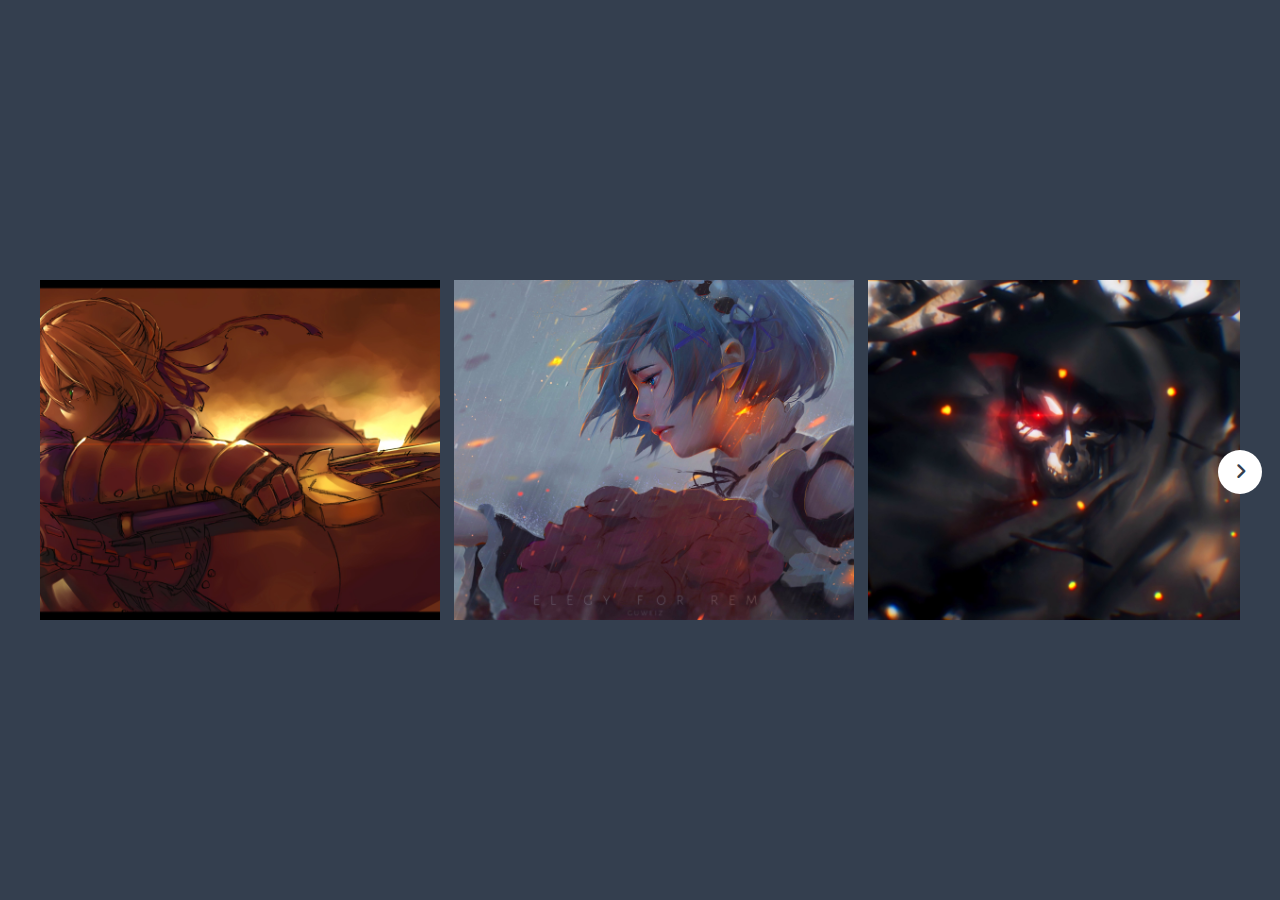
<file: Image Slider/index.html>
<!DOCTYPE html>
<html lang="en" dir="ltr">
    <head>
        <meta charset="utf-8">
        <title>Image Slider</title>
        <link rel="stylesheet" href="style.css">
        <meta name="viewport" content="width=device-width, initial-scale=1.0">
        <link rel="stylesheet" href="https://cdnjs.cloudflare.com/ajax/libs/font-awesome/6.2.0/css/all.min.css">
          <script src="script.js" defer></script>
    </head>
    <body>
        <div class="wrapper">
            <i id="left" class="fa-solid fa-angle-left"></i>
            <div class="carousel">
                <img src="images/1.jpg" alt="img" draggable="false">
                <img src="images/2.jpg" alt="img" draggable="false">
                <img src="images/3.jpg" alt="img" draggable="false">
                <img src="images/4.jpg" alt="img" draggable="false">
                <img src="images/5.jpg" alt="img" draggable="false">
                <img src="images/6.jpg" alt="img" draggable="false">
                <img src="images/7.jpg" alt="img" draggable="false">
                <img src="images/8.jpg" alt="img" draggable="false">
                <img src="images/9.jpg" alt="img" draggable="false">
            </div>
            <i id="right" class="fa-solid fa-angle-right"></i>
        </div>
    </body>
</html>
</file>
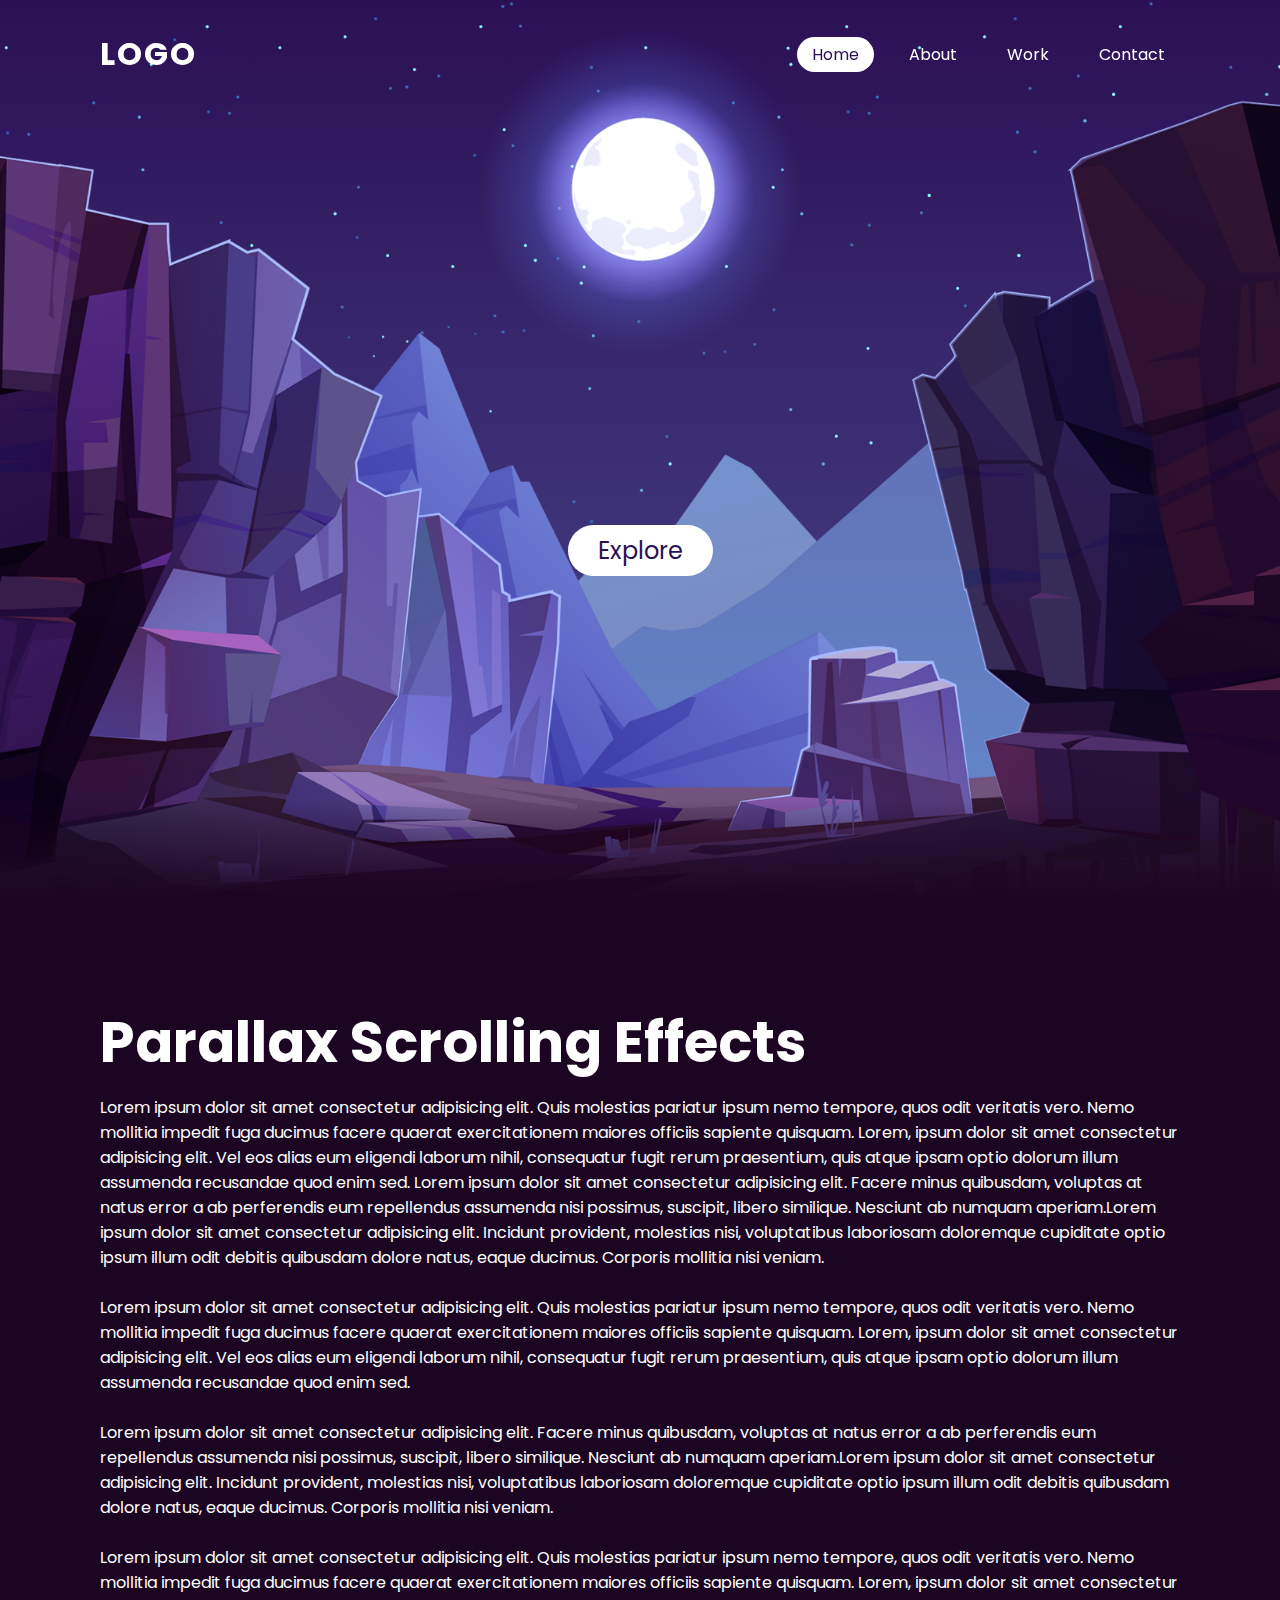
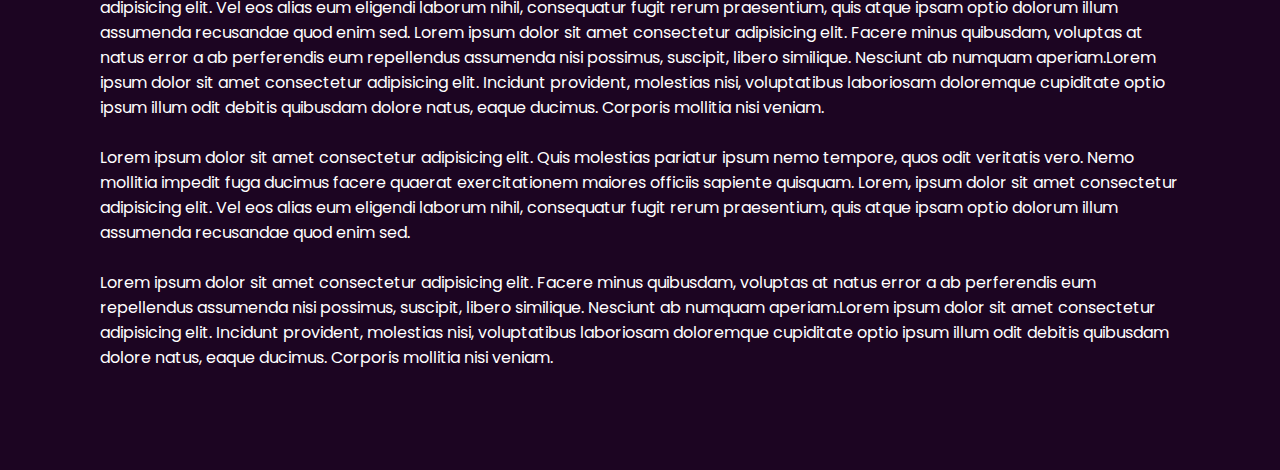
<file: Parallax-Scrolling-Website-/index.html>
<!doctype html>
<html>
    <head>
        <title>Parallax Scrolling Website | Vanilla Javascript</title>
        <link rel="stylesheet" type="text/css" href="style.css">
    </head>
    <body>
        <header>
            <a href="#" class="logo">Logo</a>
            <ul>
                <li><a href="#" class="active">Home</a></li>
                <li><a href="#">About</a></li>
                <li><a href="#">Work</a></li>
                <li><a href="#">Contact</a></li>
            </ul>
        </header>
        <section>
            <img src="stars.png" id="stars">
            <img src="moon.png" id="moon">
            <img src="mountains_behind.png" id="mountains_behind">
            <h2 id="text">Welcome</h2>
            <a href="#sec" id="btn">Explore</a>
            <img src="mountains_front.png" id="mountains_front">
        </section>
        <div class="sec" id="sec">
            <h2>Parallax Scrolling Effects</h2>
            <p>Lorem ipsum dolor sit amet consectetur adipisicing elit. Quis molestias pariatur ipsum nemo tempore, quos odit veritatis vero. Nemo mollitia impedit fuga ducimus facere quaerat exercitationem maiores officiis sapiente quisquam. Lorem, ipsum dolor sit amet consectetur adipisicing elit. Vel eos alias eum eligendi laborum nihil, consequatur fugit rerum praesentium, quis atque ipsam optio dolorum illum assumenda recusandae quod enim sed. Lorem ipsum dolor sit amet consectetur adipisicing elit. Facere minus quibusdam, voluptas at natus error a ab perferendis eum repellendus assumenda nisi possimus, suscipit, libero similique. Nesciunt ab numquam aperiam.Lorem ipsum dolor sit amet consectetur adipisicing elit. Incidunt provident, molestias nisi, voluptatibus laboriosam doloremque cupiditate optio ipsum illum odit debitis quibusdam dolore natus, eaque ducimus. Corporis mollitia nisi veniam. <br><br> Lorem ipsum dolor sit amet consectetur adipisicing elit. Quis molestias pariatur ipsum nemo tempore, quos odit veritatis vero. Nemo mollitia impedit fuga ducimus facere quaerat exercitationem maiores officiis sapiente quisquam. Lorem, ipsum dolor sit amet consectetur adipisicing elit. Vel eos alias eum eligendi laborum nihil, consequatur fugit rerum praesentium, quis atque ipsam optio dolorum illum assumenda recusandae quod enim sed. <br><br> Lorem ipsum dolor sit amet consectetur adipisicing elit. Facere minus quibusdam, voluptas at natus error a ab perferendis eum repellendus assumenda nisi possimus, suscipit, libero similique. Nesciunt ab numquam aperiam.Lorem ipsum dolor sit amet consectetur adipisicing elit. Incidunt provident, molestias nisi, voluptatibus laboriosam doloremque cupiditate optio ipsum illum odit debitis quibusdam dolore natus, eaque ducimus. Corporis mollitia nisi veniam.<br><br>Lorem ipsum dolor sit amet consectetur adipisicing elit. Quis molestias pariatur ipsum nemo tempore, quos odit veritatis vero. Nemo mollitia impedit fuga ducimus facere quaerat exercitationem maiores officiis sapiente quisquam. Lorem, ipsum dolor sit amet consectetur adipisicing elit. Vel eos alias eum eligendi laborum nihil, consequatur fugit rerum praesentium, quis atque ipsam optio dolorum illum assumenda recusandae quod enim sed. Lorem ipsum dolor sit amet consectetur adipisicing elit. Facere minus quibusdam, voluptas at natus error a ab perferendis eum repellendus assumenda nisi possimus, suscipit, libero similique. Nesciunt ab numquam aperiam.Lorem ipsum dolor sit amet consectetur adipisicing elit. Incidunt provident, molestias nisi, voluptatibus laboriosam doloremque cupiditate optio ipsum illum odit debitis quibusdam dolore natus, eaque ducimus. Corporis mollitia nisi veniam. <br><br> Lorem ipsum dolor sit amet consectetur adipisicing elit. Quis molestias pariatur ipsum nemo tempore, quos odit veritatis vero. Nemo mollitia impedit fuga ducimus facere quaerat exercitationem maiores officiis sapiente quisquam. Lorem, ipsum dolor sit amet consectetur adipisicing elit. Vel eos alias eum eligendi laborum nihil, consequatur fugit rerum praesentium, quis atque ipsam optio dolorum illum assumenda recusandae quod enim sed. <br><br> Lorem ipsum dolor sit amet consectetur adipisicing elit. Facere minus quibusdam, voluptas at natus error a ab perferendis eum repellendus assumenda nisi possimus, suscipit, libero similique. Nesciunt ab numquam aperiam.Lorem ipsum dolor sit amet consectetur adipisicing elit. Incidunt provident, molestias nisi, voluptatibus laboriosam doloremque cupiditate optio ipsum illum odit debitis quibusdam dolore natus, eaque ducimus. Corporis mollitia nisi veniam.
            </p>
        </div>
        <script>
            let stars = document.getElementById('stars');
            let moon = document.getElementById('moon');
            let mountains_behind = document.getElementById('mountains_behind');
            let text = document.getElementById('text');
            let btn = document.getElementById('btn');
            let mountains_front = document.getElementById('mountains_front');
            let header = document.querySelector('header');

            window.addEventListener('scroll' , function(){
                let value = window.scrollY;
                stars.style.left = value * 0.25 + 'px';
                moon.style.top = value * 1.05 + 'px';
                mountains_behind.style.top = value * 0.5 + 'px';
                mountains_front.style.top = value * 0 + 'px';
                text.style.marginRight = value * 2 + 'px';
                text.style.marginTop = value * 1 + 'px';
                btn.style.marginTop = value * 1.5 + 'px';
                header.style.top = value * 0.5 + 'px';
            })
        </script>
    </body>
</html>
</file>
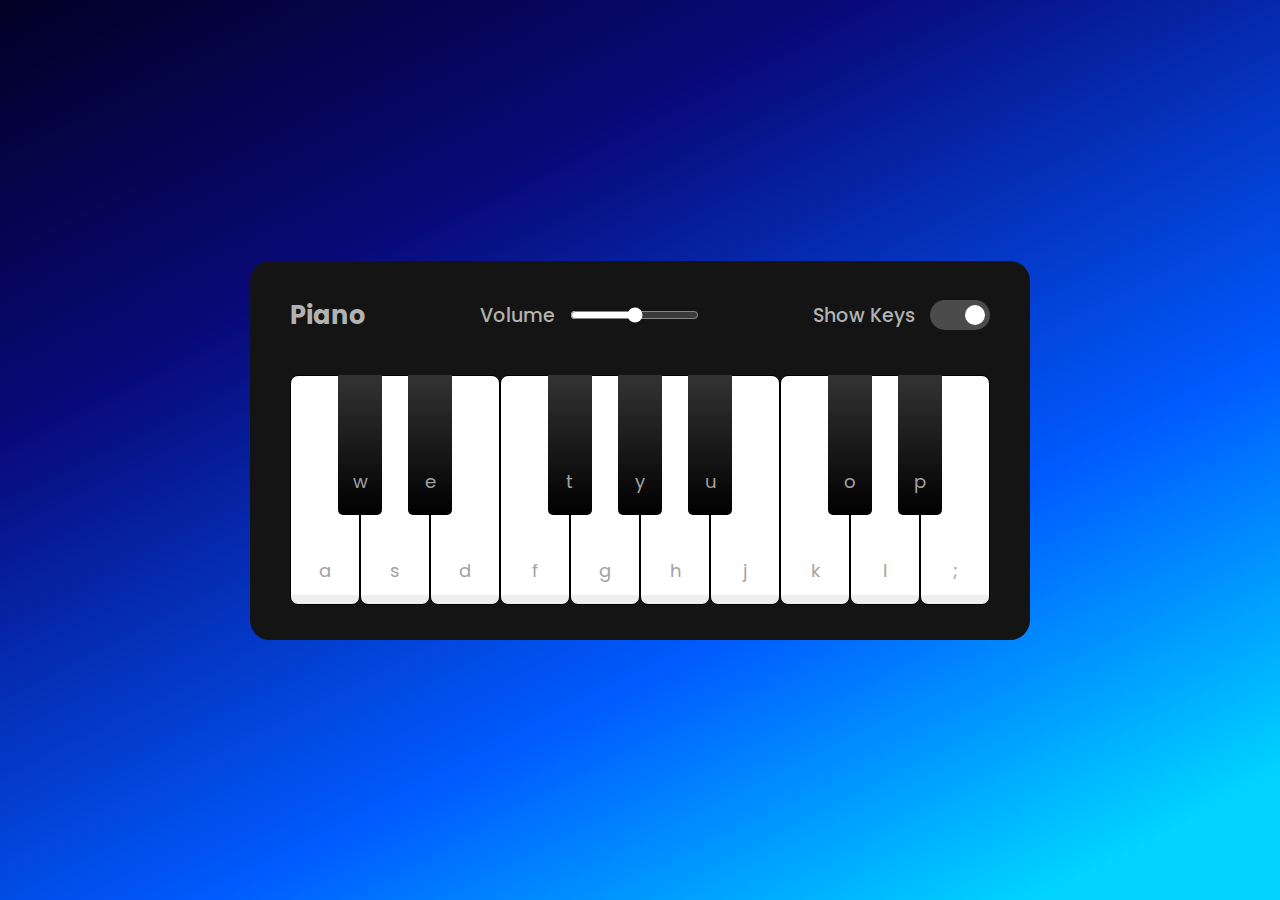
<file: Piano-Project/index.html>
<!DOCTYPE html>
<!-- Coding By CodingNepal- youtube.com/codingnepa1 -->
<html lang="en" dir="ltr">
    <head>
        <meta charset="utf-8">
        <title>Playable Piano JavaScript</title>
        <link rel="stylesheet" href="style.css">
        <meta name="viewport" content="width=device-width, initial-scale=1.0">
        <script src="script.js" defer></script>
    </head>
    <body>
        <div class="wrapper">
        <header>
            <h2>Piano</h2>
            <div class="column volume-slider">
                <span>Volume</span> <input type="range" min="0" max="1" value="0.5" step="any">
            </div>
            <div class="column keys-checkbox">
                <span>Show Keys</span> <input type="checkbox" checked>
            </div>
        </header>
        <ul class="piano-keys">
            <li class="key white" data-key="a"><span>a</span></li>
            <li class="key black" data-key="w"><span>w</span></li>
            <li class="key white" data-key="s"><span>s</span></li>
            <li class="key black" data-key="e"><span>e</span></li>
            <li class="key white" data-key="d"><span>d</span></li>
            <li class="key white" data-key="f"><span>f</span></li>
            <li class="key black" data-key="t"><span>t</span></li>
            <li class="key white" data-key="g"><span>g</span></li>
            <li class="key black" data-key="y"><span>y</span></li>
            <li class="key white" data-key="h"><span>h</span></li>
            <li class="key black" data-key="u"><span>u</span></li>
            <li class="key white" data-key="j"><span>j</span></li>
            <li class="key white" data-key="k"><span>k</span></li>
            <li class="key black" data-key="o"><span>o</span></li>
            <li class="key white" data-key="l"><span>l</span></li>
            <li class="key black" data-key="p"><span>p</span></li>
            <li class="key white" data-key=";"><span>;</span></li>
          </ul>
     </div>
    </body>

</html>
</file>
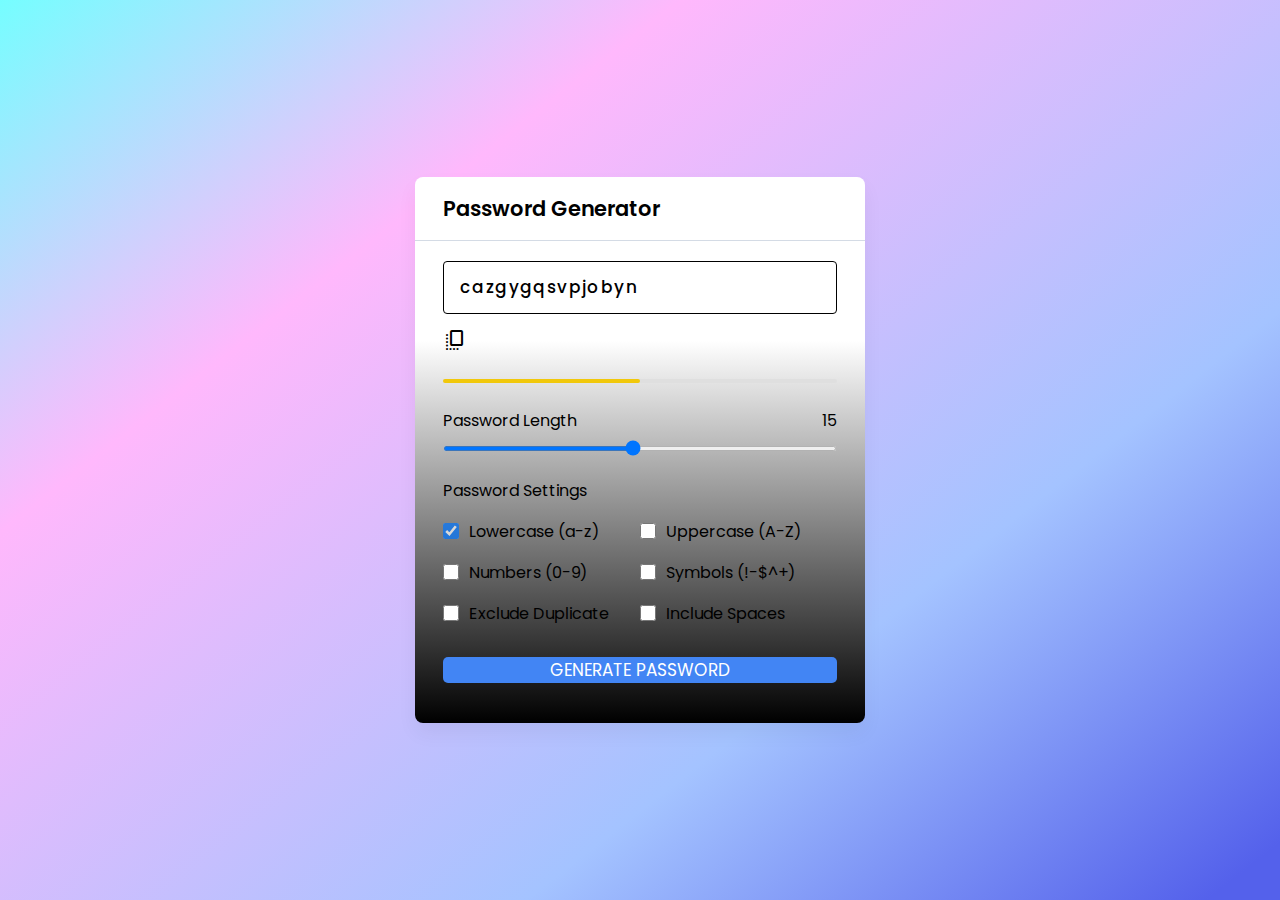
<file: Radom-Password-Generator/index.html>
<!DOCTYPE html>
<!--Coding By CodingNepal-->
<html lang="en" dir="ltr">
    <head>
        <meta charset="utf-8">
        <title>Password Generator</title>
        <link rel="stylesheet" href="style.css">
        <meta name="viewport" content="width=device-width, initial-scale=1.0">
        <link rel="stylesheet" href="https://fonts.googleapis.com/css2?family=Material+Symbols+Rounded:opsz,wght,FILL,GRAD@20..48,100..700,0..1,-50..200">
        <script src="script.js" defer></script>
    </head>
    <body>
        <div class="container">
            <h2>Password Generator</h2>
            <div class="wrapper">
                <div class="input-box">
                    <input type="text" disabled>
                    <span class="material-symbols-rounded">copy_all</span>
                </div>
                <div class="pass-indicator"></div>
                <div class="pass-length">
                    <div class="details">
                        <label class="title">Password Length</label>
                    <span></span>
                    </div>
                    <input type="range" min="1" max="30" value="15" step="1">
                </div>
                <div class="pass-settings">
                    <label class="title">Password Settings</label>
                            <ul class="options">
                                <li class="option">
                                    <input type="checkbox" id="lowercase" checked>
                                    <label for="lowercase">Lowercase (a-z)</label>
                                </li>
                                <li class="option">
                                    <input type="checkbox" id="uppercase">
                                    <label for="uppercase">Uppercase (A-Z)</label>
                                </li>
                                <li class="option">
                                    <input type="checkbox" id="numbers">
                                    <label for="numbers">Numbers (0-9)</label>
                                </li>
                                <li class="option">
                                    <input type="checkbox" id="symbols">
                                    <label for="symbols">Symbols (!-$^+)</label>
                                </li>
                                <li class="option">
                                    <input type="checkbox" id="exc-duplicate">
                                    <label for="exc-duplicate">Exclude Duplicate</label>
                                </li>
                                <li class="option">
                                    <input type="checkbox" id="spaces">
                                    <label for="spaces">Include Spaces</label>
                            </li>
                        </ul>
                    </div>
                <button class="generate-btn">Generate Password</button>
            </div>
        </div>
    </body>
</html>
</file>
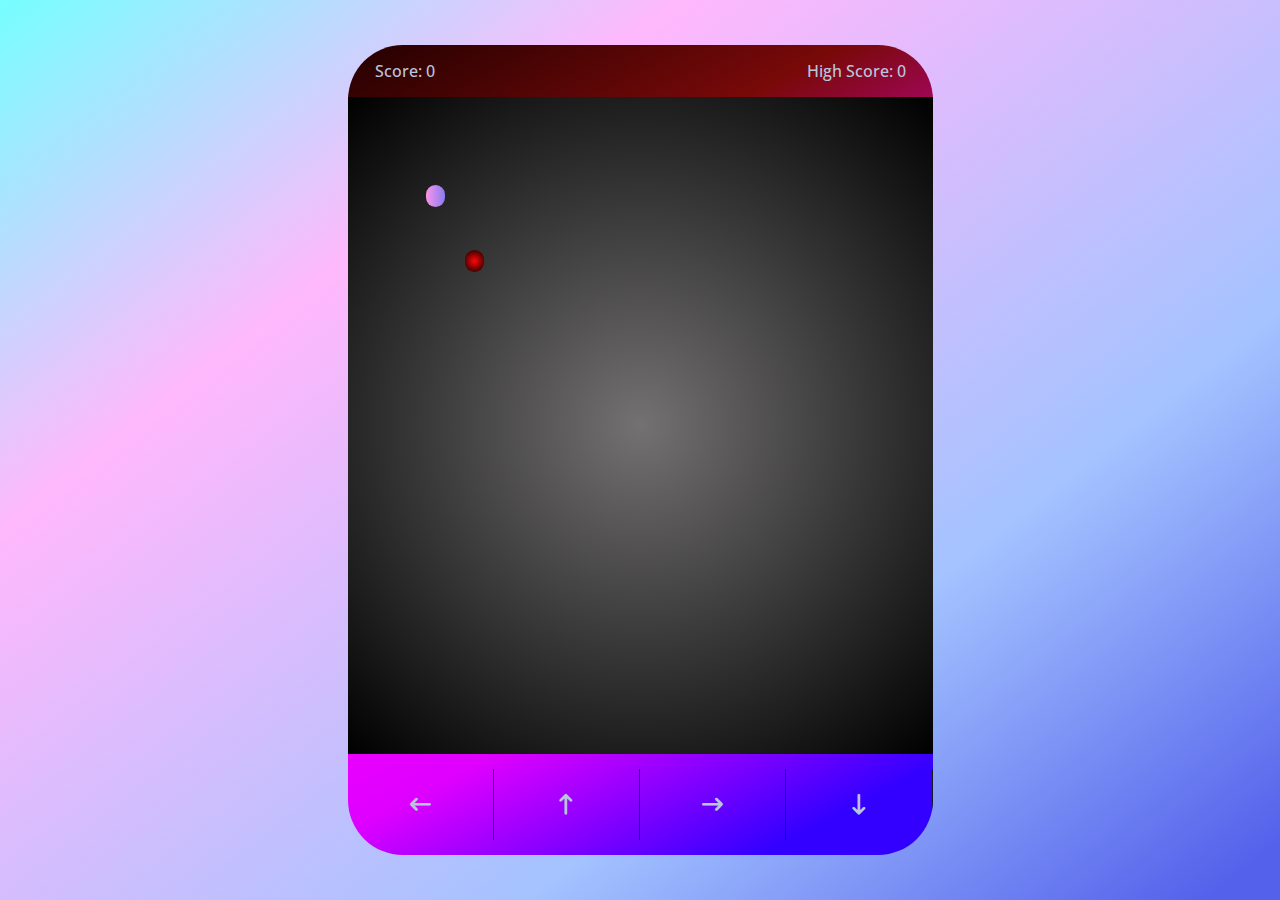
<file: Snake-Game/index.html>
<!DOCTYPE html>
<!--Coding by CodingNepal youtube.com/codingnepal-->
<html lang="en" dir="ltr">
    <head>
        <meta charset="utf-8">
        <title>Snake Game</title>
        <link rel="stylesheet" href="style.css">
        <meta name="viewport" content="width=device-width, initial-scale=1.0">
        <link rel="stylesheet" href="https://cdnjs.cloudflare.com/ajax/libs/font-awesome/6.3.0/css/all.min.css">
        <script src="script.js" defer></script>
    </head>
    <body>
        <div class="wrapper">
            <div class="game-details">
                <span class="score">Score: 0</span>
                <span class="high-score">High Score: 0</span>
            </div>
            <div class="play-board"></div>
            <div class="controls">
                <i data-key="ArrowLeft" class="fa-solid fa-arrow-left-long"></i>
                <i data-key="ArrowUp" class="fa-solid fa-arrow-up-long"></i>
                <i data-key="ArrowRight" class="fa-solid fa-arrow-right-long"></i>
                <i data-key="ArrowDown" class="fa-solid fa-arrow-down-long"></i>
            </div>
        </div>
    </body>
</html>
</file>
<file: Image Slider/style.css>
@import url('https://fonts.googleapis.com/css2?family=Poppins:wght@400;500;600&display=swap');

* {
    margin: 0;
    padding: 0;
    box-sizing: border-box;
    font-family: 'Poppins', sans-serif;
}

body {
    display: flex;
    padding: 0 35px;
    min-height: 100vh;
    align-items: center;
    justify-content: center;
    background: #343F4F;
}

.wrapper {
    display: flex;
    max-width: 1200px;
    position: relative;
}

.wrapper i {
    top: 50%;
    height: 44px;
    width: 44px;
    color: #343F4F;
    cursor: pointer;
    font-size: 1.15rem;
    position: absolute;
    text-align: center;
    line-height: 44px;
    background: #fff;
    border-radius: 50%;
    transform: tanslateY(-50%);
    transition: transform 0.1s linear;
}

.wrapper i:active {
    transform: translateY(-50%) scale(0.9);
}

.wrapper i:hover {
    background: #f2f2f2;
}

.wrapper i:first-child {
    left: -22px;
    display: none;
}

.wrapper i:last-child {
    right: -22px;
}

.wrapper .carousel {
    font-size: 0px;
    cursor: pointer;
    overflow: hidden;
    white-space: nowrap;
    scroll-behavior: smooth;
}

.carousel.dragging {
    cursor: grab;
    scroll-behavior: auto;
}

.carousel.dragging img {
    pointer-events: none;
}

.carousel img {
    height: 340px;
    object-fit: cover;
    user-select: none;
    margin-left: 14px;
    width: calc(100% / 3);
}

.carousel img:first-child {
    margin-left: 0px;
}

@media screen and (max-width: 900px) {
    .carousel img {
        width: calc(100% / 2);
    }
}

@media screen and (max-width: 550px) {
    .carousel img {
        width: 100
    }
}
</file>
<file: Parallax-Scrolling-Website-/style.css>
@import url(https://fonts.googleapis.com/css?family=Poppins:300,400,500,600,700,800,900&display=swap);
*
    {
        margin:0;
        padding: 0;
        box-sizing: border-box;
        font-family:'Poppins', sans-serif;
        scroll-behavior: smooth;
    }
body
    {
        min-height: 100vh;
        overflow-x: hidden;
        background: linear-gradient(#2b1055,#7597de);
    }
header
    {
        position: absolute;
        top: 0;
        left: 0;
        width: 100%;
        padding: 30px 100px;
        display: flex;
        justify-content: space-between;
        align-items: center;
        z-index: 10000;
    }
header .logo
    {
        color: #fff;
        font-weight: 700;
        text-decoration: none;
        font-size: 2em;
        text-transform: uppercase;
        Letter-spacing: 2px;
    }
header ul
    {
        display: flex;
        justify-content: center;
        align-items: center;
    }
header ul li
    {
        list-style: none;
        margin-left: 20px;
    }
header ul li a
    {
        text-decoration: none;
        padding: 6px 15px;
        color: #fff;
        border-radius: 20px;
    }
header ul li a:hover ,
header ul li a.active
        {
            background: #fff;
            color: #2b1055;
        }
section
    {
        position: relative;
        width: 100%;
        height: 100vh;
        padding: 100px;
        display: flex;
        justify-content: center;
        align-items: center;
        overflow: hidden;
    }
section::before
    {
        content: '';
        position: absolute;
        bottom: 0;
        width: 100%;
        height: 100px;
        background: linear-gradient(to top, #1c0522,transparent);
        z-index: 1000;
    }
section img
    {
        position: absolute;
        top: 0;
        left: 0;
        width: 100%;
        height: 100%;
        object-fit: cover;
        pointer-events: none;
    }
section img#moon
    {
        mix-blend-mode: screen;
    }
section img#mountains_front
    {
        z-index: 10;
    }
#text
    {
        position: absolute;
        right: -350px;
        color: #fff;
        white-space: nowrap;
        font-size: 7.5vw;
        z-index: 9;
    }
#btn
    {
        text-decoration: none;
        display: inline-block;
        padding: 8px 30px;
        border-radius: 40px;
        background: #fff;
        color: #2b1055;
        font-size: 1.5em;
        z-index: 9;
        transform: translateY(100px);
    }
.sec
    {
        position: relative;
        padding: 100px;
        background: #1c0522;
    }
.sec h2
    {
        font-size: 3.5em;
        margin-bottom: 10px;
        color: #fff;
    }
.sec p
    {
        font-size: 1em;
        color: #fff;
    }
</file>
<file: Piano-Project/style.css>
@import url('https://fonts.googleapis.com/css2?family=Poppins:wght@400;500;600&display=swap');

*   {
        margin: 0;
        padding: 0;
        box-sizing: border-box;
        font-family: 'Poppins', sans-serif;
}

body {
    display : flex;
    align-items: center;
    justify-content: center;
    min-height: 100vh;
    background: rgb(0,212,255);
    background: linear-gradient(333deg, rgba(0,212,255,1) 8%, rgba(0,91,255,1) 35%, rgba(9,9,121,1) 72%, rgba(2,0,36,1) 100%);
}

.wrapper {
    /*width: 780px;*/
    border-radius: 20px;
    padding: 35px 40px;
    background: #141414;
}

.wrapper header {
    color: #b2b2b2;
    display: flex;
    align-items: center;
    justify-content: space-between;
}

header h2 {
    font-size: 1.6rem;
}

header .column {
    display: flex;
    align-items: center;
}

header  span {
    font-weight: 500;
    margin-right: 15px;
    font-size: 1.19rem;
}

header input {
    outline: none;
    border-radius: 30px;
}

.volume-slider input {
    /*outline: none;*/
    accent-color: #fff;
}

.keys-checkbox input {
    width: 60px;
    height: 30px;
    /*outline: none;*/
    cursor: pointer;  
    position: relative;
    appearance: none;
    /*border-radius: 30px;*/
    background: #4b4b4b;
}

.keys-checkbox input::before {
    content: "";
    height: 20px;
    width: 20px;
    top: 50%;
    left: 5px;  
    border-radius: inherit;
    position: absolute;
    background: #8c8c8c;
    transform: translatey(-50%);
    transition: all 0.3s ease;
}

.keys-checkbox input:checked::before {
    left: 35px;
    background: #fff;
}

.piano-keys {
    display: flex;
    margin-top: 40px;
    list-style: none;
}

.piano-keys .key {
    cursor: pointer;
    user-select: none;
    /*list-style: none;*/
    position: relative;
    text-transform: uppercarse;
    /*color: #a2a2a2;*/
}

.piano-keys .black {
    width: 44px;
    height: 140px;
    z-index: 2;
    margin: 0 -22px 0 -22px;
    border-radius: 0 0 5px 5px;
    background: linear-gradient(#333, #000);
}

.piano-keys .black.active {
    box-shadow: inset -5px 5px 20px rgba(255,255,255,0.2);
    background: linear-gradient(to bottom, #000, #434343);
}

.piano-keys .white {
    width: 70px;
    height: 230px;
    border-radius: 8px;
    border: 1px solid #000;
    background: linear-gradient(#fff 96%, #eee 4%);
}

.piano-keys .white.active {
    box-shadow: inset -5px 5px 20px rgba(0,0,0,0.2);
    background: linear-gradient(to bottom, #fff 0%, #eee 100%);
}

.piano-keys .key span {
    position: absolute;
    bottom: 20px;
    width: 100%;
    color: #a2a2a2;
    text-align: center;
    font-size: 1.13rem;
 }

.piano-keys .key.hide span {
    display: none;
 }

.paino-keys .black span {
    bottom: 13px;
    color: #888888;
}

@media screan and (max-width: 815px) {
    .wrapper {
        padding: 25px;
    }

    header {
        flex-direction: colums;
    }

    header :where(h2, .column) {
      
        margin-bottom: 13px;
    }
    .volume-slider input {
        max-width: 100px;
    }

    .piano-keys {
        margin-top: 20px;
    }

    .piano-keys .key:where(:nth-child(9), :nth-child(10)) {
        display: none;
    }

    .piano-keys .black {
        height: 100px;
        width: 40px;
        margin: 0 -20px 0 -20px;
    }

    .piano-keys .white {
        height: 180px;
        width: 60px;
    }
}
@media screen and (max-width: 615px) {
    .piano-keys .key:nth-child(13),
    .piano-keys .key:nth-child(14),
    .piano-keys .key:nth-child(15),
    .piano-keys .key:nth-child(16),
    .piano-keys .key:nth-child(17) {
        display: none;
    }
    
    .piano-keys .white {
        width: 50px;
    }
}


 /*.piano-keys span {
    position: absolute;
    bottom: 20px;
    width: 100%;
    text-align: center;
    font-size: 1.13rem;
 }*/
</file>
<file: Radom-Password-Generator/style.css>
@import url('https://fonts.googleapis.com/css2?family=Poppins:wght@400;500;600&display=swap');

* {
    margin: 0;
    padding: 0;
    box-sizing: border-box;
    font-family: 'Poppins', sans-serif;
}

body {
    display: flex;
    align-items: center;
    justify-content: center;
    min-height: 100vh;
    background: rgb(84,97,235);
    background: linear-gradient(322deg, rgba(84,97,235,1) 3%, rgba(164,195,255,1) 31%, rgba(255,184,252,1) 72%, rgba(117,254,255,1) 100%);
}

.container {
    width: 450px;
    background: rgb(0,0,0);
    background: linear-gradient(0deg, rgba(0,0,0,1) 0%, rgba(255,255,255,1) 70%, rgba(255,255,255,1) 100%, rgba(0,0,0,1) 100%);
    border-radius: 8px;
    box-shadow: 0 10px 20px rgba(0,0,0,0.05);
}

.container h2 {
    font-weight: 600;
    font-size: 1.31rem;
    padding: 1rem 1.75rem;
    border-bottom: 1px solid #d4dbe5;
}

.wrapper {
    margin: 1.25rem 1.75rem;
}

.wrapper .input-box {
    position: relative;
}

.input-box input {
    width: 100%;
    height: 53px;
    color: #000;
    background: none;
    font-size: 1.06rem;
    font-weight: 500;
    border-radius: 4px;
    letter-spacing: 1.4px;
    border: 1px solid #000;
    padding: 0 2.85rem 0 1rem;
}

.input-box span {
    position: absulote;
    right: 13px;
    cursor: pointer;
    line-height: 53px;
    color: #000;
}

.input-box span:hover {
    color: #4285f4!important;
}

.wrapper .pass-indicator {
    width: 100%;
    height: 4px;
    position: relative;
    background: #dfdfdf;
    margin-top: 0.75rem;
    border-radius: 25px;
}

.pass-indicator::before {
    position: absolute;
    content: "";
    height: 100%;
    width: 50%;
    border-radius: inherit;
    transition: width 0.3s ease;
}

.pass-indicator#weak::before {
    width: 20%;
    background: #E64A4A;
}

.pass-indicator#medium::before {
    width: 50%;
    background: #f1c80b;
}

.pass-indicator#strong::before {
    width: 100%;
    background: #4285F4;
}

.wrapper .pass-length {
    margin: 1.56rem 0 1.25rem;
}

.pass-length .details {
    display: flex;
    justify-content: space-between;
}

.pass-length input {
    width: 100%;
    height: 5px;
}

.pass-settings .options {
    display: flex;
    list-style: none;
    flex-wrap: wrap;
    margin-top: 1rem;
}

.pass-settings .options .option {
    display: flex;
    align-items: center;
    margin-bottom: 1rem;
    width: calc(100% / 2);
}

.p´topms .option:first-child {
    pointer-events: none;
}

.options .option:first-child input {
    opacity: 0.7;
}

.options .option input {
    height: 16px;
    width: 16px;
    cursor: pointer;
}

.options .option label {
    cursor: pointer;
    color: #000;
    padding-left: 0.63rem;
}

.wrapper .generate-btn {
    width: 100%;
    color: #fff;
    border: none;
    outline: none;
    cursor: pointer;
    background: #4285F4;
    font-size: 1.06rem;
    padding: 0.94rem 9;
    border-radius: 5px;
    text-transform: uppercase;
    margin: 0.94rem 0 1.3rem;
}
</file>
<file: Snake-Game/style.css>
@import url('https://fonts.googleapis.com/css2?family=Open+Sans:wght@400;500;600;700&display=swap');

* {
    margin: 0;
    padding: 0;
    box-sizing: border-box;
    font-family: 'Open Sans', sans-serif;
}

body {
    display: flex;
    align-items: center;
    justify-content: center;
    min-height: 100vh;
    background: rgb(84,97,235);
    background: linear-gradient(322deg, rgba(84,97,235,1) 3%, rgba(164,195,255,1) 31%, rgba(255,184,252,1) 72%, rgba(117,254,255,1) 100%);
}

.wrapper {
    width: 65vmin;
    height: 70vmin;
    display: flex;
    overflow: hidden;
    flex-direction: column;
    justify-content: center;
    border-radius: 55px;
    background: rgb(51,0,255);
    background: linear-gradient(333deg, rgba(51,0,255,1) 8%, rgba(222,0,255,1) 29%, rgba(244,0,255,1) 42%, rgba(221,2,208,1) 54%, rgba(121,9,9,1) 77%, rgba(36,0,0,1) 100%);
    box-shadow: 0 20px 40px rgba(52, 87, 220. 0.2);
}

.game-details {
    color: #BBC6DC;
    font-weight: 500;
    font-size: 1.2rem;
    padding: 20px 27px;
    display: flex;
    justify-content: space-between;
}

.play-board {
    height: 100%;
    width: 100%;
    display: grid;
    background: rgb(69,69,69);
    background: radial-gradient(circle, rgb(115, 113, 113) 0%, rgb(0, 0, 0) 100%);
    grid-template: repeat(30, 1fr) / repeat(30, 1fr);
}

.play-board .food {
    background: rgb(0,35,255);
    background: radial-gradient(circle, rgb(255, 6, 6) 1%, rgb(0, 0, 0) 100%);
    border-radius: 15px;
}

.play-board .head {
    background: rgb(249,149,232);
    background: linear-gradient(90deg, rgba(249,149,232,1) 0%, rgba(137,124,242,1) 100%);
    border-radius: 15px;
}

.controls {
    display: none;
    justify-content: space-between;
}

.controls i {
    padding: 25px 0;
    text-align: center;
    font-size: 1.3rem;
    color: #B8C6DC;
    width: calc(100% / 4);
    cursor: pointter;
    border-right: 1px solid #171B26;
}

@media screen and (max-width: 2000px) {
    .wrapper {
        width: 65vmin;
        height: 90vmin;
    }

    .game-details {
        font-size: 1rem;
        padding: 15px 27px;
    }

    .controls {
        display: flex;
    }

    .controls {
        padding: 15px 0;
        font-size: 1rem;
    }
}
</file>
